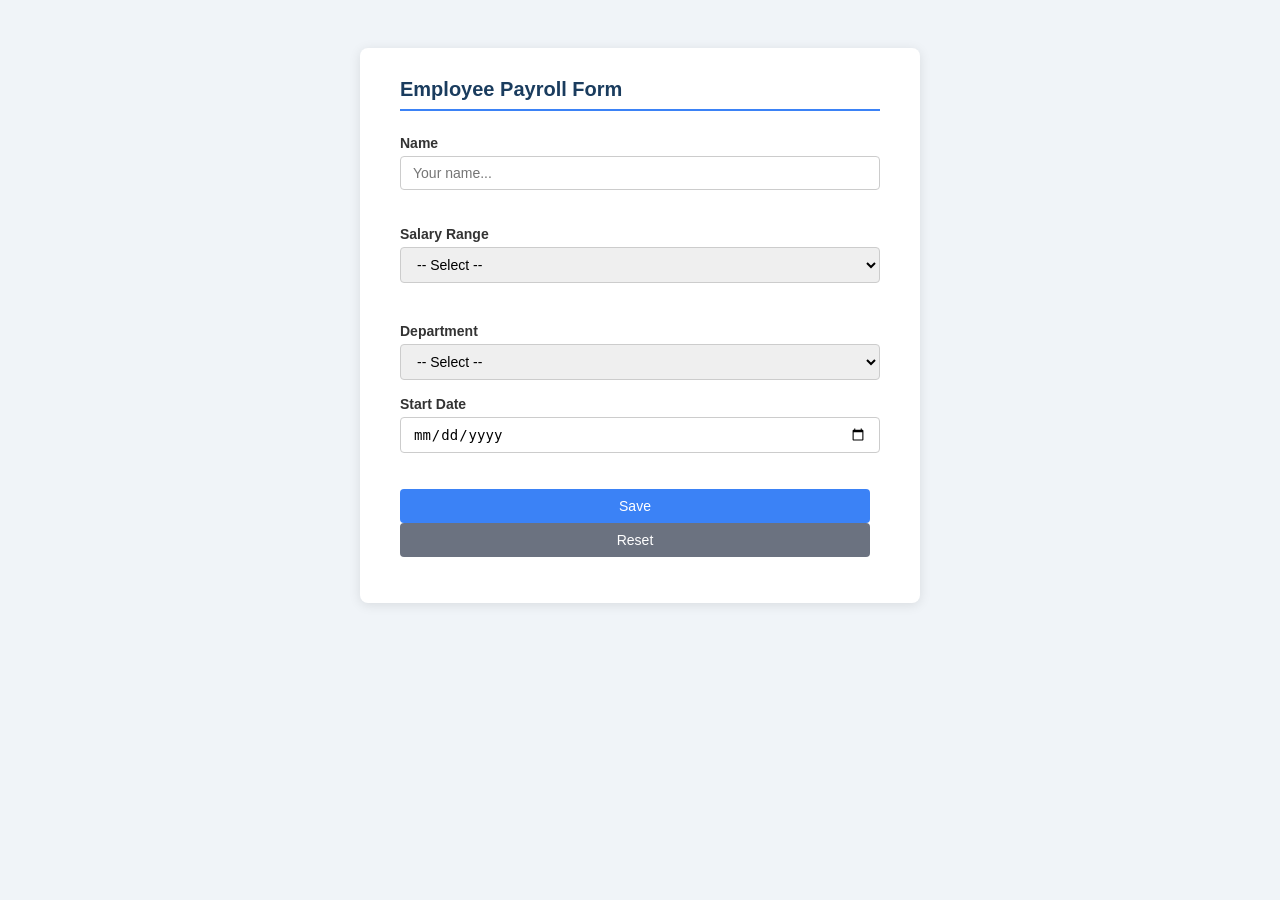
<file: src/day44/index.html>
<!DOCTYPE html>
<html lang="en">
<head>
  <meta charset="UTF-8"/>
  <title>Employee Payroll App</title>
  <link rel="stylesheet" href="style.css"/>
</head>
<body>

  <div id="formId" class="form-content">

    <div class="form-head">Employee Payroll Form</div>

    <!-- UC 2 -->
    <form class="form" action="#" onreset="resetForm()" onsubmit="save()">

      <div class="row-content">
        <label class="label text" for="name">Name</label>
        <input class="input" type="text" id="name" name="name"
               placeholder="Your name..." required/>
        <error-output class="text-error" for="text"></error-output>
      </div>

      <div class="row-content">
        <label class="label text" for="salary">Salary Range</label>
        <select class="input" id="salary" name="salary">
          <option value="">-- Select --</option>
          <option value="10000">₹0 – ₹2,00,000</option>
          <option value="35000">₹2,00,001 – ₹5,00,000</option>
          <option value="75000">₹5,00,001 – ₹10,00,000</option>
          <option value="150000">₹10,00,001 – ₹20,00,000</option>
          <option value="250000">Above ₹20,00,000</option>
        </select>
        <div class="salary-output"></div>
      </div>

      <div class="row-content">
        <label class="label text" for="department">Department</label>
        <select class="input" id="department" name="department">
          <option value="">-- Select --</option>
          <option>HR</option>
          <option>Finance</option>
          <option>Engineering</option>
          <option>Marketing</option>
        </select>
      </div>

      <div class="row-content">
        <label class="label text" for="startDate">Start Date</label>
        <input class="input" type="date" id="startDate" name="startDate"/>
        <error-output class="text-error" for="startDate"></error-output>
      </div>

      <div class="row-content">
        <button type="submit" class="btn">Save</button>
        <button type="reset"  class="btn btn-reset">Reset</button>
      </div>

    </form>
  </div>

  <script src="script.js"></script>
</body>
</html>
</file>
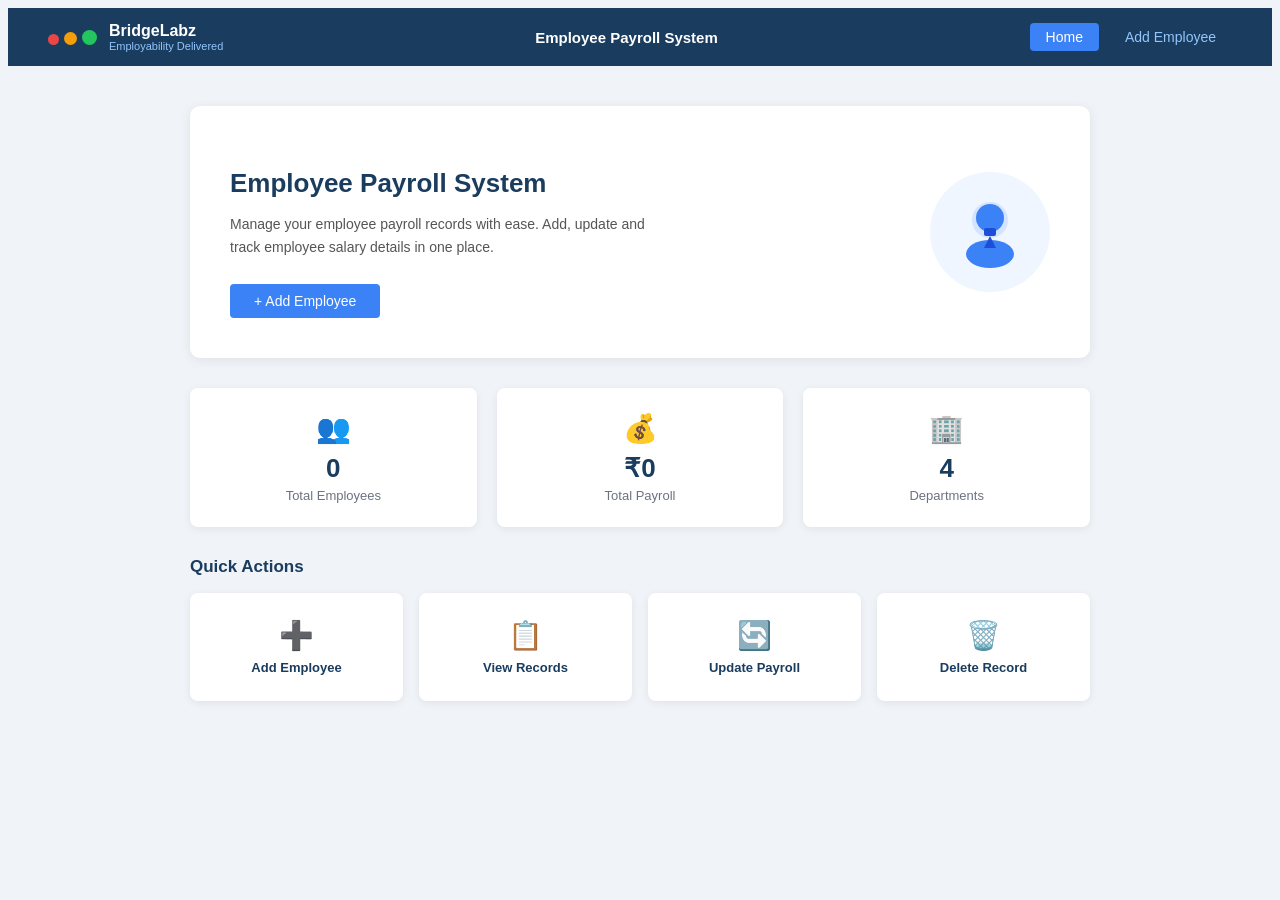
<file: src/day45/index.html>
<!DOCTYPE html>
<html lang="en">
<head>
  <meta charset="UTF-8"/>
  <meta name="viewport" content="width=device-width, initial-scale=1.0"/>
  <title>Employee Payroll System</title>
  <link rel="stylesheet" href="style.css"/>
</head>
<body>

  <!-- ── Header (same as Add Employee Payroll form UI) ── -->
  <header class="header">
    <div class="header-brand">
      <div class="header-logo">
        <span class="logo-dot dot-red"></span>
        <span class="logo-dot dot-amber"></span>
        <span class="logo-dot dot-green"></span>
      </div>
      <div>
        <div class="header-title">BridgeLabz</div>
        <div class="header-sub">Employability Delivered</div>
      </div>
    </div>
    <div class="header-tag">Employee Payroll System</div>
    <nav class="header-nav">
      <a href="index.html" class="nav-link active">Home</a>
      <a href="add-employee.html" class="nav-link">Add Employee</a>
    </nav>
  </header>

  <!-- ── Hero Section ── -->
  <main class="main-content">
    <section class="hero">
      <div class="hero-text">
        <h1 class="hero-title">Employee Payroll System</h1>
        <p class="hero-desc">
          Manage your employee payroll records with ease.
          Add, update and track employee salary details in one place.
        </p>
        <a href="add-employee.html" class="btn hero-btn">+ Add Employee</a>
      </div>
      <div class="hero-icon">
        <div class="hero-avatar">
          <svg width="80" height="80" viewBox="0 0 80 80" fill="none">
            <circle cx="40" cy="28" r="18" fill="#3b82f6" opacity="0.15"/>
            <circle cx="40" cy="26" r="14" fill="#3b82f6"/>
            <ellipse cx="40" cy="62" rx="24" ry="14" fill="#3b82f6"/>
            <rect x="34" y="36" width="12" height="8" rx="2" fill="#1d4ed8"/>
            <polygon points="40,44 34,56 46,56" fill="#1d4ed8"/>
          </svg>
        </div>
      </div>
    </section>

    <!-- ── Stats Cards ── -->
    <section class="stats-row">
      <div class="stat-card">
        <div class="stat-icon">👥</div>
        <div class="stat-number">0</div>
        <div class="stat-label">Total Employees</div>
      </div>
      <div class="stat-card">
        <div class="stat-icon">💰</div>
        <div class="stat-number">₹0</div>
        <div class="stat-label">Total Payroll</div>
      </div>
      <div class="stat-card">
        <div class="stat-icon">🏢</div>
        <div class="stat-number">4</div>
        <div class="stat-label">Departments</div>
      </div>
    </section>

    <!-- ── Quick Action ── -->
    <section class="actions-section">
      <h2 class="section-title">Quick Actions</h2>
      <div class="actions-row">
        <a href="add-employee.html" class="action-card">
          <div class="action-icon">➕</div>
          <div class="action-label">Add Employee</div>
        </a>
        <div class="action-card">
          <div class="action-icon">📋</div>
          <div class="action-label">View Records</div>
        </div>
        <div class="action-card">
          <div class="action-icon">🔄</div>
          <div class="action-label">Update Payroll</div>
        </div>
        <div class="action-card">
          <div class="action-icon">🗑️</div>
          <div class="action-label">Delete Record</div>
        </div>
      </div>
    </section>
  </main>

</body>
</html>
</file>
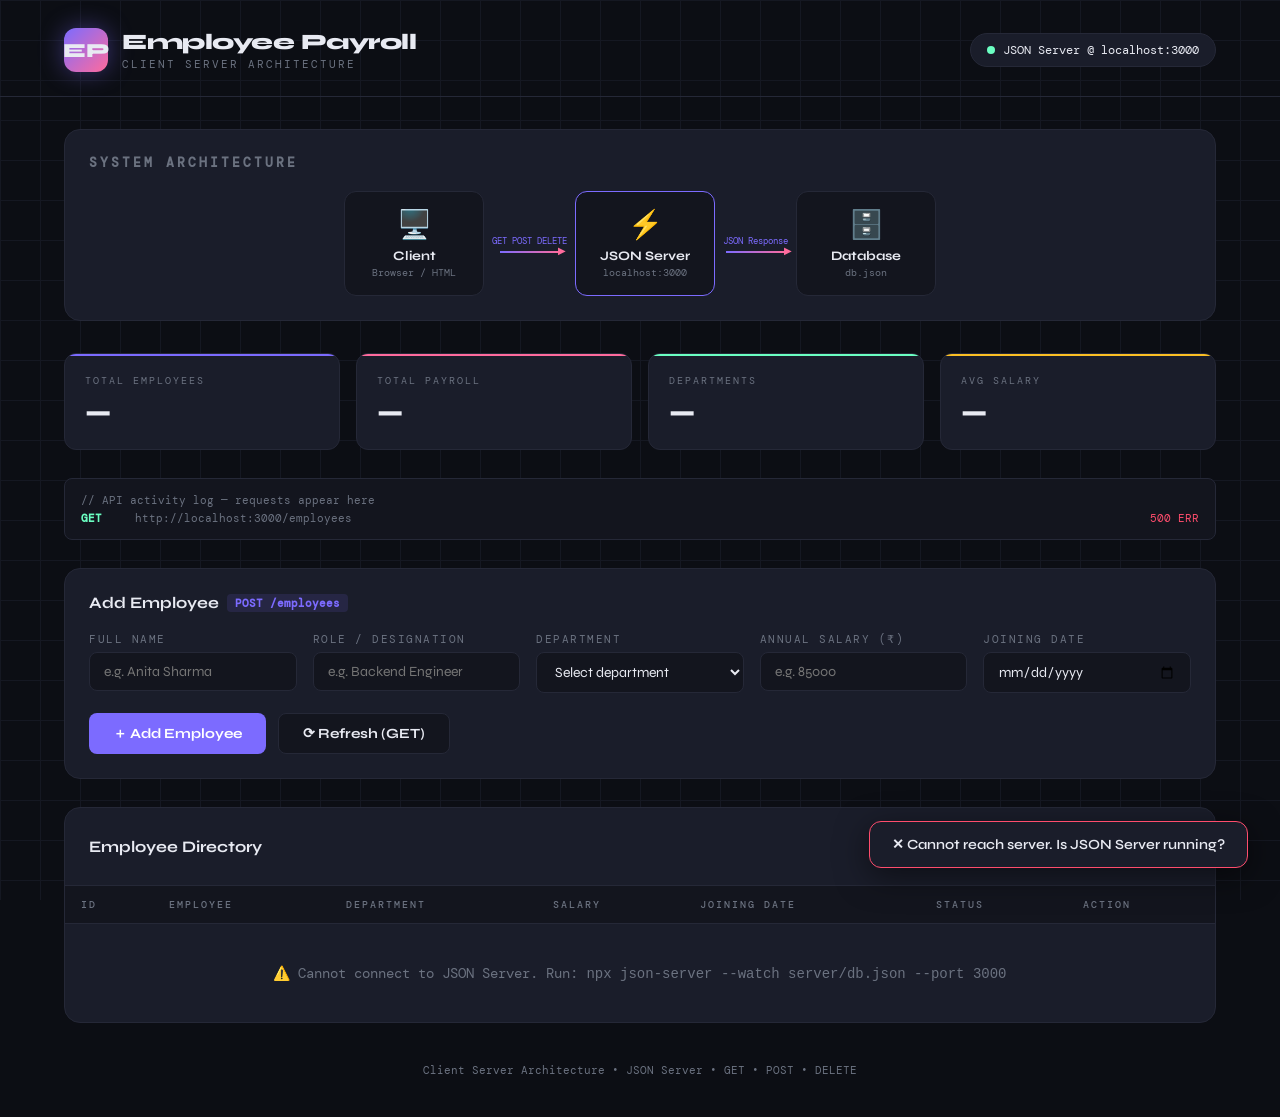
<file: src/day48/index.html>
<!DOCTYPE html>
<html lang="en">
<head>
  <meta charset="UTF-8" />
  <meta name="viewport" content="width=device-width, initial-scale=1.0"/>
  <title>Employee Payroll — Client Server App</title>
  <link href="https://fonts.googleapis.com/css2?family=Syne:wght@400;600;700;800&family=DM+Mono:wght@300;400;500&display=swap" rel="stylesheet"/>
  <style>
    *, *::before, *::after { box-sizing: border-box; margin: 0; padding: 0; }

    :root {
      --bg: #0c0e14;
      --surface: #13151e;
      --card: #1a1d2a;
      --border: #252837;
      --accent: #7c6bff;
      --accent2: #ff6b9d;
      --accent3: #6bffc2;
      --text: #e8eaf2;
      --muted: #6b7280;
      --danger: #ff4d6d;
      --success: #22d3a5;
      --mono: 'DM Mono', monospace;
      --display: 'Syne', sans-serif;
    }

    body {
      background: var(--bg);
      color: var(--text);
      font-family: var(--display);
      min-height: 100vh;
      overflow-x: hidden;
    }

    /* BACKGROUND GRID */
    body::before {
      content: '';
      position: fixed;
      inset: 0;
      background-image:
        linear-gradient(var(--border) 1px, transparent 1px),
        linear-gradient(90deg, var(--border) 1px, transparent 1px);
      background-size: 40px 40px;
      opacity: 0.4;
      pointer-events: none;
      z-index: 0;
    }

    .container { max-width: 1200px; margin: 0 auto; padding: 0 24px; position: relative; z-index: 1; }

    /* HEADER */
    header {
      padding: 28px 0 24px;
      border-bottom: 1px solid var(--border);
    }
    .header-inner {
      display: flex; align-items: center; justify-content: space-between; flex-wrap: wrap; gap: 16px;
    }
    .logo {
      display: flex; align-items: center; gap: 14px;
    }
    .logo-icon {
      width: 44px; height: 44px;
      background: linear-gradient(135deg, var(--accent), var(--accent2));
      border-radius: 12px;
      display: flex; align-items: center; justify-content: center;
      font-size: 20px; font-weight: 800;
      box-shadow: 0 0 24px rgba(124,107,255,0.4);
    }
    .logo-text h1 { font-size: 22px; font-weight: 800; letter-spacing: -0.5px; }
    .logo-text p { font-size: 11px; color: var(--muted); font-family: var(--mono); letter-spacing: 2px; text-transform: uppercase; margin-top: 2px; }
    .arch-badge {
      display: flex; align-items: center; gap: 8px;
      background: var(--card); border: 1px solid var(--border);
      padding: 8px 16px; border-radius: 50px;
      font-family: var(--mono); font-size: 12px;
    }
    .dot { width: 8px; height: 8px; border-radius: 50%; background: var(--accent3); animation: pulse 2s infinite; }
    @keyframes pulse { 0%,100% { opacity:1; } 50% { opacity:0.3; } }

    /* ARCH DIAGRAM */
    .arch-section {
      margin: 32px 0;
      background: var(--card);
      border: 1px solid var(--border);
      border-radius: 16px;
      padding: 24px;
    }
    .arch-section h2 { font-size: 13px; text-transform: uppercase; letter-spacing: 3px; color: var(--muted); margin-bottom: 20px; font-family: var(--mono); }
    .arch-diagram {
      display: flex; align-items: center; justify-content: center; gap: 0; flex-wrap: wrap;
    }
    .arch-node {
      background: var(--surface); border: 1px solid var(--border);
      border-radius: 12px; padding: 16px 24px; text-align: center; min-width: 140px;
    }
    .arch-node .node-icon { font-size: 28px; margin-bottom: 6px; }
    .arch-node .node-label { font-size: 13px; font-weight: 700; }
    .arch-node .node-sub { font-size: 10px; color: var(--muted); font-family: var(--mono); margin-top: 2px; }
    .arch-arrow {
      display: flex; flex-direction: column; align-items: center; padding: 0 8px;
    }
    .arch-arrow .methods { font-size: 9px; color: var(--accent); font-family: var(--mono); text-align: center; margin-bottom: 4px; }
    .arch-arrow .line {
      width: 60px; height: 2px;
      background: linear-gradient(90deg, var(--accent), var(--accent2));
      position: relative;
    }
    .arch-arrow .line::after {
      content: '▶'; position: absolute; right: -6px; top: -6px;
      color: var(--accent2); font-size: 10px;
    }

    /* STATS BAR */
    .stats-bar {
      display: grid; grid-template-columns: repeat(auto-fit, minmax(180px, 1fr)); gap: 16px; margin-bottom: 28px;
    }
    .stat-card {
      background: var(--card); border: 1px solid var(--border); border-radius: 12px; padding: 20px;
      position: relative; overflow: hidden;
    }
    .stat-card::before {
      content: ''; position: absolute; top: 0; left: 0; right: 0; height: 2px;
    }
    .stat-card:nth-child(1)::before { background: var(--accent); }
    .stat-card:nth-child(2)::before { background: var(--accent2); }
    .stat-card:nth-child(3)::before { background: var(--accent3); }
    .stat-card:nth-child(4)::before { background: #fbbf24; }
    .stat-label { font-size: 10px; text-transform: uppercase; letter-spacing: 2px; color: var(--muted); font-family: var(--mono); margin-bottom: 8px; }
    .stat-value { font-size: 28px; font-weight: 800; }

    /* API LOG */
    .api-log {
      background: var(--surface); border: 1px solid var(--border); border-radius: 8px;
      font-family: var(--mono); font-size: 11px; padding: 12px 16px;
      max-height: 80px; overflow-y: auto; margin-bottom: 28px;
    }
    .log-line { display: flex; gap: 10px; align-items: center; padding: 2px 0; }
    .log-method { font-weight: 600; min-width: 44px; }
    .log-method.GET { color: var(--accent3); }
    .log-method.POST { color: var(--accent); }
    .log-method.DELETE { color: var(--danger); }
    .log-url { color: var(--muted); }
    .log-status { margin-left: auto; }
    .log-status.ok { color: var(--success); }
    .log-status.err { color: var(--danger); }

    /* FORM */
    .form-section {
      background: var(--card); border: 1px solid var(--border); border-radius: 16px;
      padding: 24px; margin-bottom: 28px;
    }
    .form-section h2 { font-size: 16px; font-weight: 700; margin-bottom: 20px; display: flex; align-items: center; gap: 8px; }
    .form-section h2 span { font-size: 11px; font-family: var(--mono); color: var(--accent); background: rgba(124,107,255,0.12); padding: 2px 8px; border-radius: 4px; }
    .form-grid { display: grid; grid-template-columns: repeat(auto-fit, minmax(200px, 1fr)); gap: 16px; }
    .field { display: flex; flex-direction: column; gap: 6px; }
    .field label { font-size: 11px; text-transform: uppercase; letter-spacing: 1.5px; color: var(--muted); font-family: var(--mono); }
    .field input, .field select {
      background: var(--surface); border: 1px solid var(--border);
      color: var(--text); padding: 10px 14px; border-radius: 8px;
      font-family: var(--display); font-size: 14px; outline: none;
      transition: border-color 0.2s;
    }
    .field input:focus, .field select:focus { border-color: var(--accent); box-shadow: 0 0 0 3px rgba(124,107,255,0.15); }
    .field select option { background: var(--surface); }
    .btn-row { display: flex; gap: 12px; margin-top: 20px; flex-wrap: wrap; }
    .btn {
      padding: 11px 24px; border-radius: 8px; font-family: var(--display); font-size: 14px; font-weight: 700;
      border: none; cursor: pointer; transition: all 0.2s; display: flex; align-items: center; gap: 8px;
    }
    .btn-primary { background: var(--accent); color: #fff; }
    .btn-primary:hover { background: #9689ff; box-shadow: 0 0 20px rgba(124,107,255,0.5); transform: translateY(-1px); }
    .btn-secondary { background: var(--surface); border: 1px solid var(--border); color: var(--text); }
    .btn-secondary:hover { border-color: var(--accent); color: var(--accent); }

    /* TABLE */
    .table-section { background: var(--card); border: 1px solid var(--border); border-radius: 16px; overflow: hidden; }
    .table-header {
      padding: 20px 24px; display: flex; align-items: center; justify-content: space-between; flex-wrap: wrap; gap: 12px;
      border-bottom: 1px solid var(--border);
    }
    .table-header h2 { font-size: 16px; font-weight: 700; }
    .search-box {
      display: flex; align-items: center; gap: 8px;
      background: var(--surface); border: 1px solid var(--border); border-radius: 8px; padding: 8px 14px;
    }
    .search-box input { background: none; border: none; color: var(--text); font-family: var(--display); font-size: 13px; outline: none; width: 180px; }
    table { width: 100%; border-collapse: collapse; }
    thead { background: var(--surface); }
    th {
      padding: 12px 16px; text-align: left; font-size: 10px; text-transform: uppercase;
      letter-spacing: 2px; color: var(--muted); font-family: var(--mono); font-weight: 500;
    }
    td { padding: 14px 16px; border-top: 1px solid var(--border); font-size: 14px; }
    tr:hover td { background: rgba(255,255,255,0.02); }
    .emp-name { font-weight: 700; }
    .emp-role { font-size: 12px; color: var(--muted); font-family: var(--mono); margin-top: 2px; }
    .dept-badge {
      display: inline-block; padding: 3px 10px; border-radius: 50px; font-size: 11px; font-weight: 600;
      background: rgba(124,107,255,0.12); color: var(--accent); border: 1px solid rgba(124,107,255,0.25);
    }
    .salary { font-family: var(--mono); color: var(--accent3); font-weight: 600; }
    .status-badge {
      display: inline-block; padding: 3px 10px; border-radius: 50px; font-size: 11px;
      background: rgba(34,211,165,0.1); color: var(--success); border: 1px solid rgba(34,211,165,0.2);
    }
    .btn-delete {
      background: rgba(255,77,109,0.1); border: 1px solid rgba(255,77,109,0.2);
      color: var(--danger); padding: 6px 14px; border-radius: 6px;
      font-family: var(--display); font-size: 12px; font-weight: 700; cursor: pointer;
      transition: all 0.2s;
    }
    .btn-delete:hover { background: rgba(255,77,109,0.25); transform: scale(1.02); }
    .empty-state { text-align: center; padding: 60px 20px; color: var(--muted); font-family: var(--mono); }
    .empty-state .e-icon { font-size: 40px; margin-bottom: 12px; }

    /* TOAST */
    #toast {
      position: fixed; bottom: 32px; right: 32px;
      background: var(--card); border: 1px solid var(--border); border-radius: 12px;
      padding: 14px 22px; font-size: 14px; font-weight: 600;
      display: none; align-items: center; gap: 10px;
      box-shadow: 0 8px 32px rgba(0,0,0,0.5); z-index: 100;
      animation: slideIn 0.3s ease;
    }
    @keyframes slideIn { from { transform: translateY(20px); opacity:0; } to { transform: translateY(0); opacity:1; } }
    #toast.success { border-color: var(--success); }
    #toast.error { border-color: var(--danger); }

    /* LOADING */
    .loading-row td { text-align: center; color: var(--muted); padding: 40px; font-family: var(--mono); }

    footer { text-align: center; padding: 40px 0; color: var(--muted); font-family: var(--mono); font-size: 11px; }
  </style>
</head>
<body>

<header>
  <div class="container">
    <div class="header-inner">
      <div class="logo">
        <div class="logo-icon">EP</div>
        <div class="logo-text">
          <h1>Employee Payroll</h1>
          <p>Client Server Architecture</p>
        </div>
      </div>
      <div class="arch-badge">
        <span class="dot"></span>
        JSON Server @ localhost:3000
      </div>
    </div>
  </div>
</header>

<div class="container">

  <!-- Architecture Diagram -->
  <div class="arch-section">
    <h2>System Architecture</h2>
    <div class="arch-diagram">
      <div class="arch-node">
        <div class="node-icon">🖥️</div>
        <div class="node-label">Client</div>
        <div class="node-sub">Browser / HTML</div>
      </div>
      <div class="arch-arrow">
        <div class="methods">GET POST DELETE</div>
        <div class="line"></div>
      </div>
      <div class="arch-node" style="border-color: var(--accent);">
        <div class="node-icon">⚡</div>
        <div class="node-label">JSON Server</div>
        <div class="node-sub">localhost:3000</div>
      </div>
      <div class="arch-arrow">
        <div class="methods">JSON Response</div>
        <div class="line"></div>
      </div>
      <div class="arch-node">
        <div class="node-icon">🗄️</div>
        <div class="node-label">Database</div>
        <div class="node-sub">db.json</div>
      </div>
    </div>
  </div>

  <!-- Stats -->
  <div class="stats-bar">
    <div class="stat-card">
      <div class="stat-label">Total Employees</div>
      <div class="stat-value" id="stat-total">—</div>
    </div>
    <div class="stat-card">
      <div class="stat-label">Total Payroll</div>
      <div class="stat-value" id="stat-payroll">—</div>
    </div>
    <div class="stat-card">
      <div class="stat-label">Departments</div>
      <div class="stat-value" id="stat-dept">—</div>
    </div>
    <div class="stat-card">
      <div class="stat-label">Avg Salary</div>
      <div class="stat-value" id="stat-avg">—</div>
    </div>
  </div>

  <!-- API Activity Log -->
  <div class="api-log" id="api-log">
    <div class="log-line" style="color: var(--muted);">// API activity log — requests appear here</div>
  </div>

  <!-- Add Employee Form -->
  <div class="form-section">
    <h2>Add Employee <span>POST /employees</span></h2>
    <div class="form-grid">
      <div class="field">
        <label>Full Name</label>
        <input type="text" id="f-name" placeholder="e.g. Anita Sharma"/>
      </div>
      <div class="field">
        <label>Role / Designation</label>
        <input type="text" id="f-role" placeholder="e.g. Backend Engineer"/>
      </div>
      <div class="field">
        <label>Department</label>
        <select id="f-dept">
          <option value="">Select department</option>
          <option>Engineering</option>
          <option>Product</option>
          <option>Design</option>
          <option>Analytics</option>
          <option>Human Resources</option>
          <option>Finance</option>
          <option>Marketing</option>
        </select>
      </div>
      <div class="field">
        <label>Annual Salary (₹)</label>
        <input type="number" id="f-salary" placeholder="e.g. 85000"/>
      </div>
      <div class="field">
        <label>Joining Date</label>
        <input type="date" id="f-date"/>
      </div>
    </div>
    <div class="btn-row">
      <button class="btn btn-primary" onclick="addEmployee()">＋ Add Employee</button>
      <button class="btn btn-secondary" onclick="fetchEmployees()">⟳ Refresh (GET)</button>
    </div>
  </div>

  <!-- Employee Table -->
  <div class="table-section">
    <div class="table-header">
      <h2>Employee Directory</h2>
      <div class="search-box">
        🔍 <input type="text" id="search" placeholder="Search employees..." oninput="filterTable()"/>
      </div>
    </div>
    <table>
      <thead>
        <tr>
          <th>ID</th>
          <th>Employee</th>
          <th>Department</th>
          <th>Salary</th>
          <th>Joining Date</th>
          <th>Status</th>
          <th>Action</th>
        </tr>
      </thead>
      <tbody id="emp-tbody">
        <tr class="loading-row"><td colspan="7">Loading employees from server...</td></tr>
      </tbody>
    </table>
  </div>

</div>

<footer><div class="container">Client Server Architecture • JSON Server • GET • POST • DELETE</div></footer>

<div id="toast"></div>

<script>
  const BASE_URL = 'http://localhost:3000/employees';
  let allEmployees = [];

  // ─── API LOG ─────────────────────────────────────────────────────────────────
  function logAPI(method, url, status) {
    const log = document.getElementById('api-log');
    const line = document.createElement('div');
    line.className = 'log-line';
    const ok = status >= 200 && status < 300;
    line.innerHTML = `
      <span class="log-method ${method}">${method}</span>
      <span class="log-url">${url}</span>
      <span class="log-status ${ok?'ok':'err'}">${status} ${ok?'OK':'ERR'}</span>
    `;
    log.appendChild(line);
    log.scrollTop = log.scrollHeight;
  }

  // ─── TOAST ───────────────────────────────────────────────────────────────────
  function showToast(msg, type='success') {
    const t = document.getElementById('toast');
    t.textContent = (type === 'success' ? '✓ ' : '✕ ') + msg;
    t.className = type;
    t.style.display = 'flex';
    setTimeout(() => { t.style.display = 'none'; }, 3000);
  }

  // ─── STATS ───────────────────────────────────────────────────────────────────
  function updateStats(emps) {
    document.getElementById('stat-total').textContent = emps.length;
    const total = emps.reduce((s, e) => s + (e.salary||0), 0);
    document.getElementById('stat-payroll').textContent = '₹' + (total/1000).toFixed(0) + 'K';
    const depts = new Set(emps.map(e => e.department)).size;
    document.getElementById('stat-dept').textContent = depts;
    const avg = emps.length ? Math.round(total / emps.length) : 0;
    document.getElementById('stat-avg').textContent = '₹' + (avg/1000).toFixed(0) + 'K';
  }

  // ─── RENDER TABLE ────────────────────────────────────────────────────────────
  function renderTable(emps) {
    const tbody = document.getElementById('emp-tbody');
    if (!emps.length) {
      tbody.innerHTML = `<tr><td colspan="7"><div class="empty-state"><div class="e-icon">📭</div>No employees found</div></td></tr>`;
      return;
    }
    tbody.innerHTML = emps.map(e => `
      <tr>
        <td style="font-family:var(--mono);color:var(--muted);font-size:12px">#${e.id}</td>
        <td>
          <div class="emp-name">${e.name}</div>
          <div class="emp-role">${e.role}</div>
        </td>
        <td><span class="dept-badge">${e.department || '—'}</span></td>
        <td class="salary">₹${(e.salary||0).toLocaleString()}</td>
        <td style="font-family:var(--mono);font-size:12px;color:var(--muted)">${e.joiningDate || '—'}</td>
        <td><span class="status-badge">${e.status || 'Active'}</span></td>
        <td><button class="btn-delete" onclick="deleteEmployee(${e.id})">DELETE</button></td>
      </tr>
    `).join('');
  }

  function filterTable() {
    const q = document.getElementById('search').value.toLowerCase();
    const filtered = allEmployees.filter(e =>
      e.name.toLowerCase().includes(q) ||
      (e.department||'').toLowerCase().includes(q) ||
      (e.role||'').toLowerCase().includes(q)
    );
    renderTable(filtered);
  }

  // ─── GET: FETCH EMPLOYEES ────────────────────────────────────────────────────
  async function fetchEmployees() {
    try {
      const res = await fetch(BASE_URL);
      logAPI('GET', BASE_URL, res.status);
      if (!res.ok) throw new Error('Server error');
      allEmployees = await res.json();
      renderTable(allEmployees);
      updateStats(allEmployees);
    } catch (err) {
      logAPI('GET', BASE_URL, 500);
      document.getElementById('emp-tbody').innerHTML = `
        <tr class="loading-row"><td colspan="7">
          ⚠️ Cannot connect to JSON Server. Run: <code>npx json-server --watch server/db.json --port 3000</code>
        </td></tr>`;
      showToast('Cannot reach server. Is JSON Server running?', 'error');
    }
  }

  // ─── POST: ADD EMPLOYEE ──────────────────────────────────────────────────────
  async function addEmployee() {
    const name = document.getElementById('f-name').value.trim();
    const role = document.getElementById('f-role').value.trim();
    const department = document.getElementById('f-dept').value;
    const salary = parseInt(document.getElementById('f-salary').value);
    const joiningDate = document.getElementById('f-date').value;

    if (!name || !role || !department || !salary) {
      showToast('Please fill all required fields', 'error'); return;
    }

    const payload = { name, role, department, salary, joiningDate, status: 'Active' };

    try {
      const res = await fetch(BASE_URL, {
        method: 'POST',
        headers: { 'Content-Type': 'application/json' },
        body: JSON.stringify(payload)
      });
      logAPI('POST', BASE_URL, res.status);
      if (!res.ok) throw new Error();
      showToast(`${name} added successfully!`);
      // Clear form
      ['f-name','f-role','f-salary','f-date'].forEach(id => document.getElementById(id).value = '');
      document.getElementById('f-dept').value = '';
      fetchEmployees();
    } catch {
      logAPI('POST', BASE_URL, 500);
      showToast('Failed to add employee', 'error');
    }
  }

  // ─── DELETE: REMOVE EMPLOYEE ─────────────────────────────────────────────────
  async function deleteEmployee(id) {
    if (!confirm(`Delete employee #${id}?`)) return;
    const url = `${BASE_URL}/${id}`;
    try {
      const res = await fetch(url, { method: 'DELETE' });
      logAPI('DELETE', url, res.status);
      if (!res.ok) throw new Error();
      showToast(`Employee #${id} deleted`);
      fetchEmployees();
    } catch {
      logAPI('DELETE', url, 500);
      showToast('Failed to delete employee', 'error');
    }
  }

  // Init
  fetchEmployees();
</script>
</body>
</html>
</file>
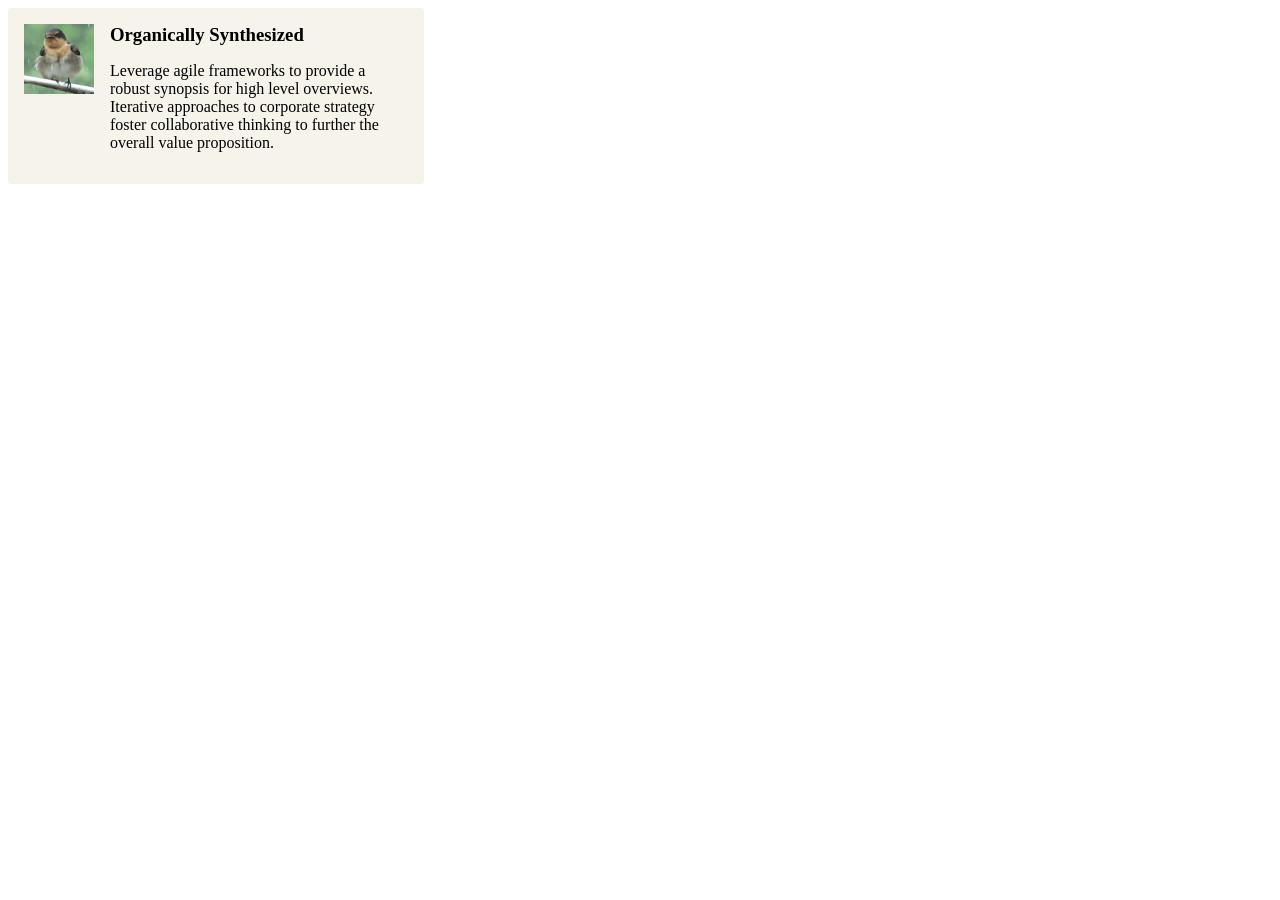
<file: src/day41/create_a_media_object_with_flexbox_example_1.html>
<!doctype html>
<title>Example</title>
<style>
    .media {
        display: flex;
        align-items: flex-start;
        background: #F6F3EB;
        padding: 1em;
        border-radius: 3px;
        max-width: 24em;
    }

    .media-object {
        margin-right: 1em;
    }

    .media-body {
        flex: 1;
    }

    .media-heading {
        margin: 0 0 .5em;
    }
</style>
<div class="media">
    <img class="media-object" src="./pix/8s.jpg" alt="Sample photo">
    <div class="media-body">
        <h3 class="media-heading">Organically Synthesized</h3>
        <p>Leverage agile frameworks to provide a robust synopsis for high level overviews. Iterative approaches to
            corporate strategy foster collaborative thinking to further the overall value proposition.</p>
    </div>
</div>
</file>
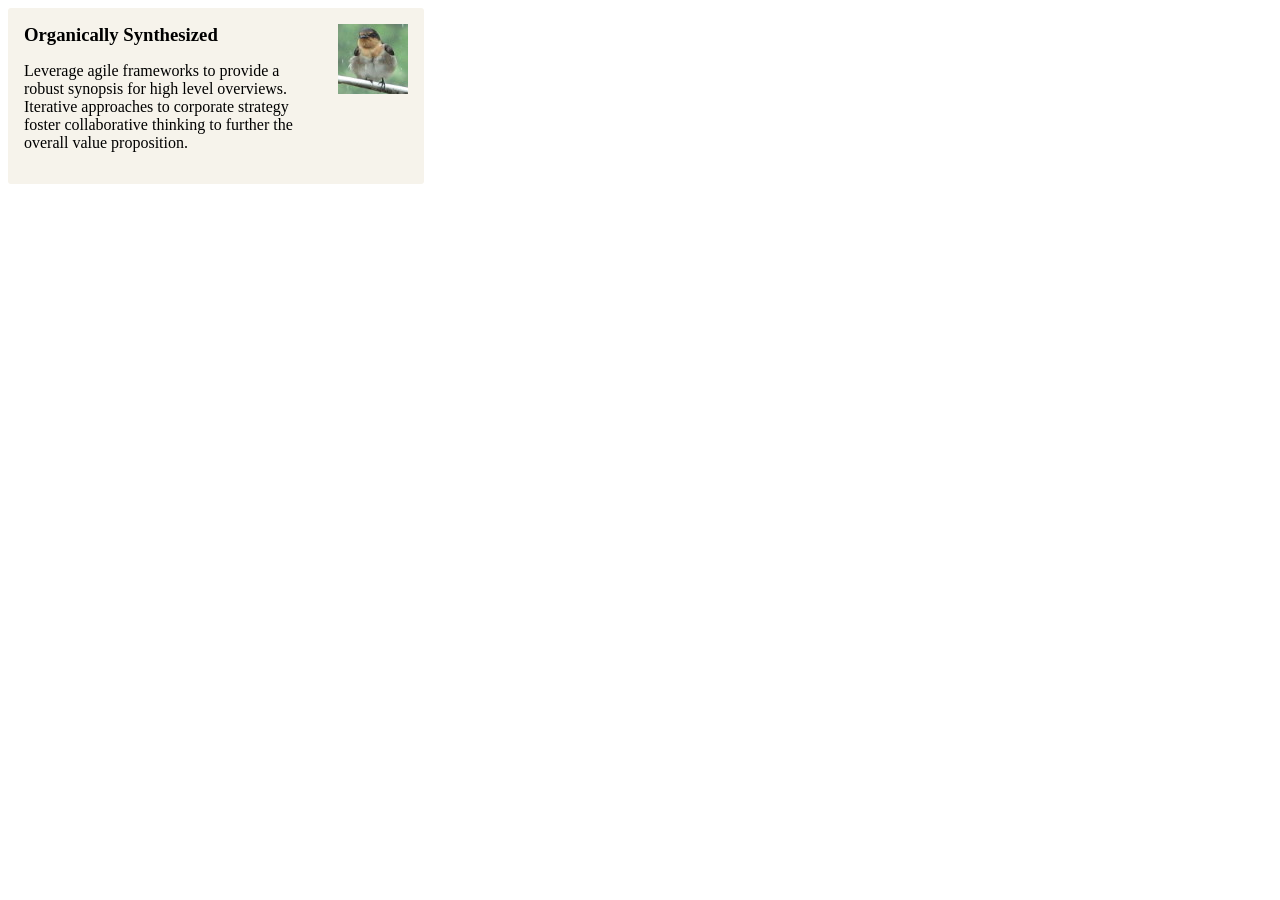
<file: src/day41/create_a_media_object_with_flexbox_example_2.html>
<!doctype html>
<title>Example</title>
<style>
    .media {
        display: flex;
        align-items: flex-start;
        background: #F6F3EB;
        padding: 1em;
        border-radius: 3px;
        max-width: 24em;
    }

    .media-object {
        margin-left: 1em;
        order: 1;
    }

    .media-body {
        flex: 1;
    }

    .media-heading {
        margin: 0 0 .5em;
    }
</style>
<div class="media">
    <img class="media-object" src="./pix/8s.jpg" alt="Sample photo">
    <div class="media-body">
        <h3 class="media-heading">Organically Synthesized</h3>
        <p>Leverage agile frameworks to provide a robust synopsis for high level overviews. Iterative approaches to
            corporate strategy foster collaborative thinking to further the overall value proposition.</p>
    </div>
</div>
</file>
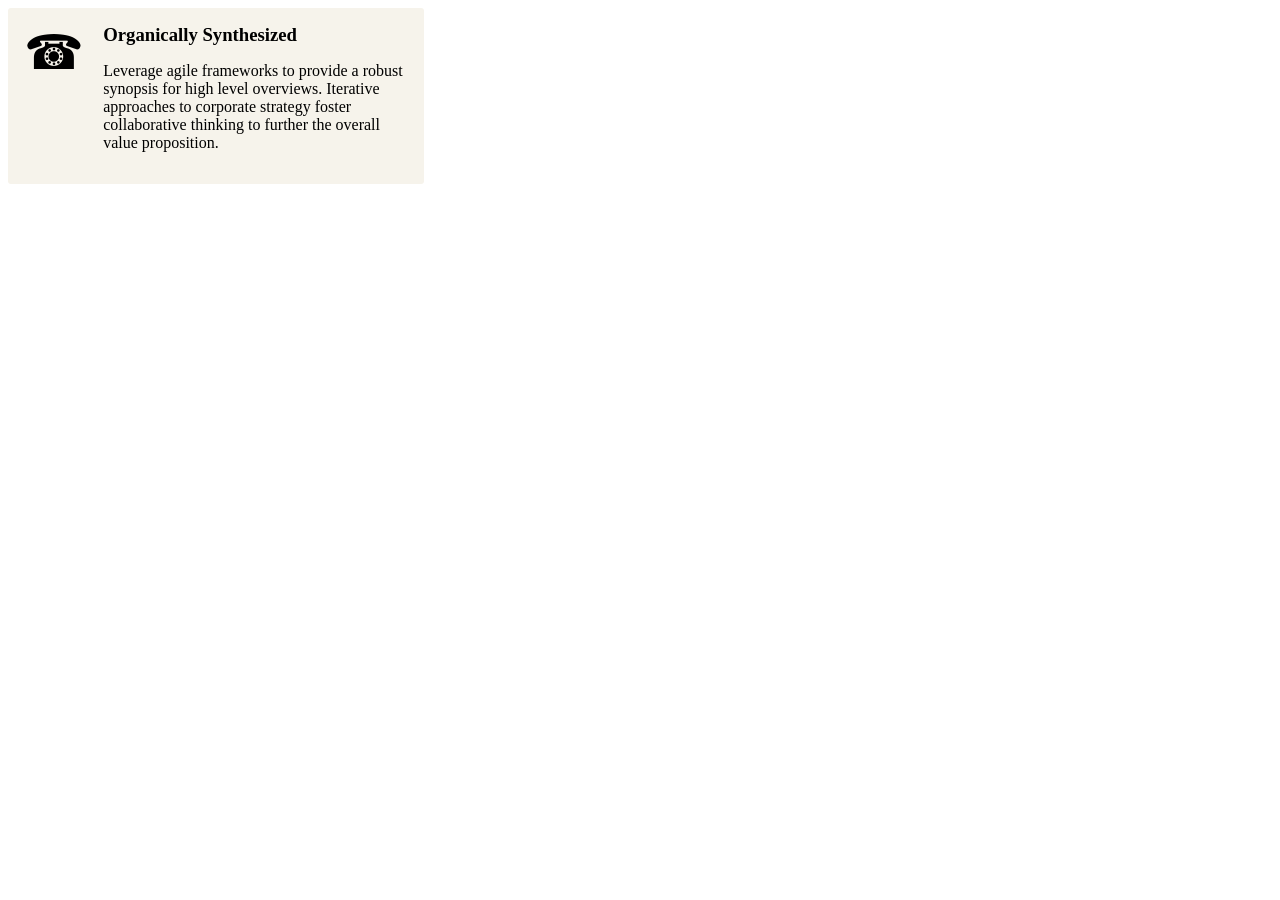
<file: src/day41/create_a_media_object_with_flexbox_example_4.html>
<!doctype html>
<title>Example</title>
<style>
    .media {
        display: flex;
        align-items: flex-start;
        background: #F6F3EB;
        padding: 1em;
        border-radius: 3px;
        max-width: 24em;
    }

    .media-object {
        margin-right: .4em;
        font-size: 3em;
    }

    .media-body {
        flex: 1;
    }

    .media-heading {
        margin: 0 0 .5em;
    }
</style>
<div class="media">
    <div class="media-object">&phone;</div>
    <div class="media-body">
        <h3 class="media-heading">Organically Synthesized</h3>
        <p>Leverage agile frameworks to provide a robust synopsis for high level overviews. Iterative approaches to
            corporate strategy foster collaborative thinking to further the overall value proposition.</p>
    </div>
</div>
</file>
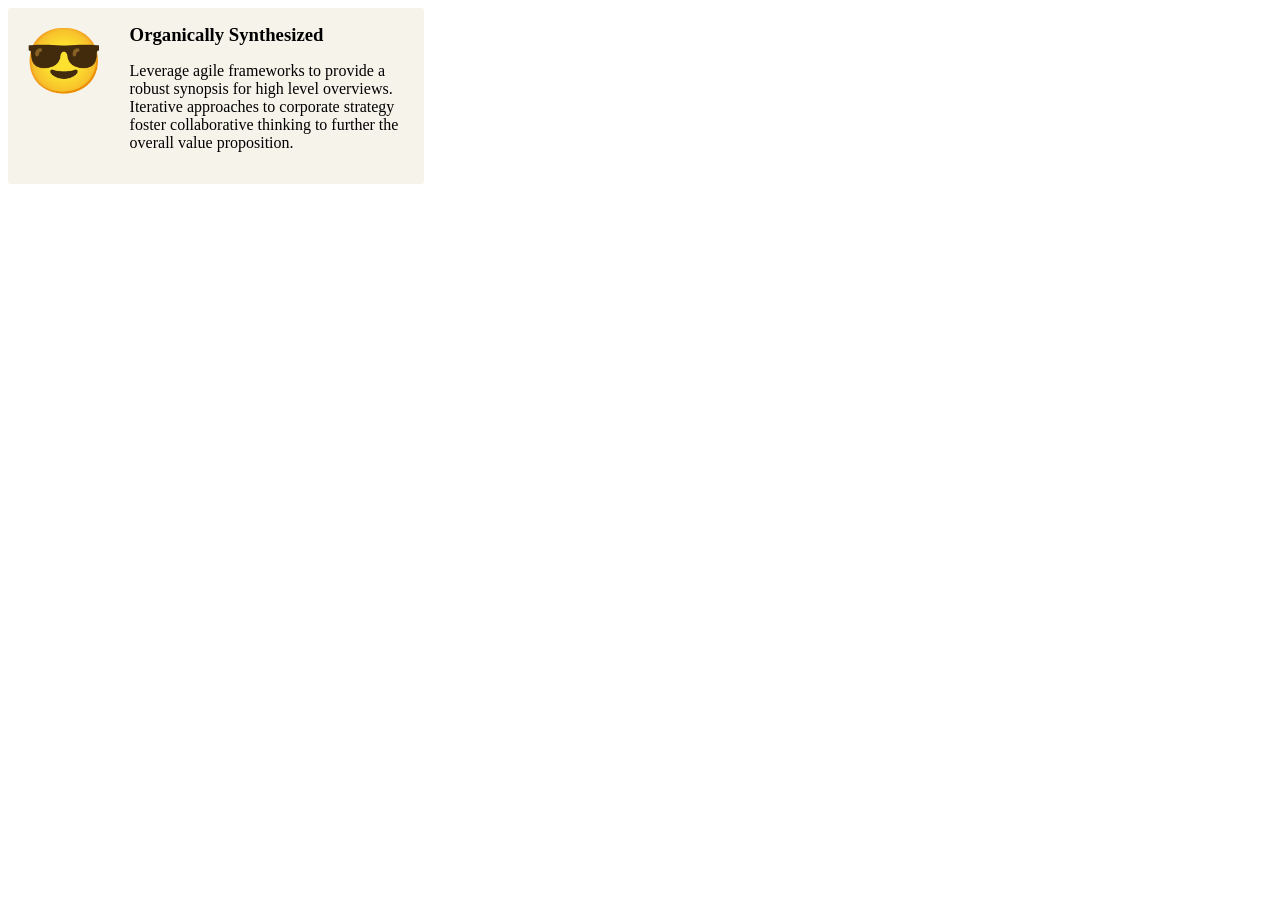
<file: src/day41/create_a_media_object_with_flexbox_example_5.html>
<!doctype html>
<title>Example</title>
<style>
    .media {
        display: flex;
        align-items: flex-start;
        background: #F6F3EB;
        padding: 1em;
        border-radius: 3px;
        max-width: 24em;
    }

    .media-object {
        margin-right: .4em;
        font-size: 4em;
    }

    .media-body {
        flex: 1;
    }

    .media-heading {
        margin: 0 0 .5em;
    }
</style>
<div class="media">
    <div class="media-object">&#x1F60E;</div>
    <div class="media-body">
        <h3 class="media-heading">Organically Synthesized</h3>
        <p>Leverage agile frameworks to provide a robust synopsis for high level overviews. Iterative approaches to
            corporate strategy foster collaborative thinking to further the overall value proposition.</p>
    </div>
</div>
</file>
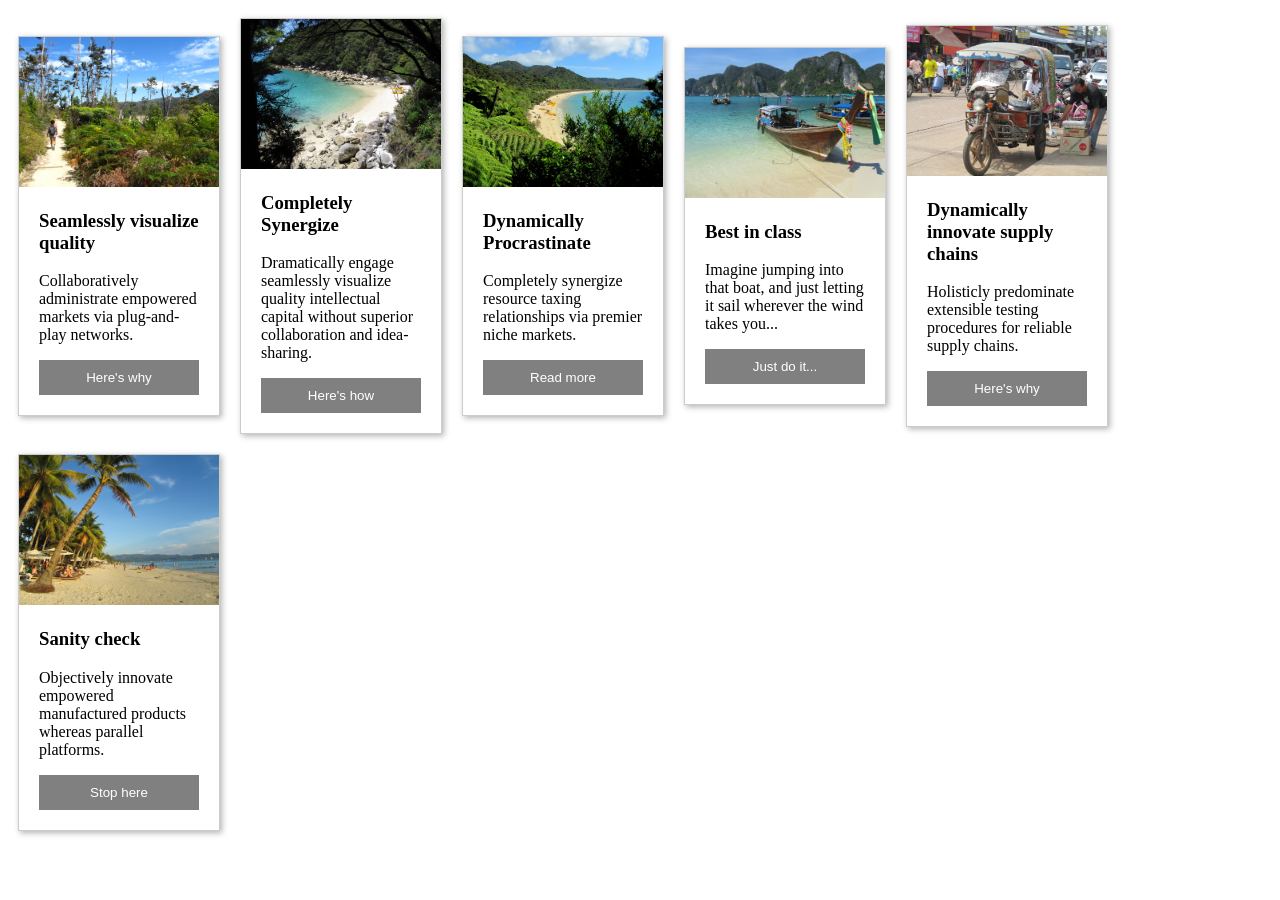
<file: src/day41/flexbox_cards_align-items_center.html>
<!doctype html>
<title>Example</title>
<style>
    .cards {
        display: flex;
        flex-wrap: wrap;
        align-items: center;
    }

    .card {
        flex: 0 0 200px;
        margin: 10px;
        border: 1px solid #ccc;
        box-shadow: 2px 2px 6px 0px rgba(0, 0, 0, 0.3);
    }

    .card img {
        max-width: 100%;
    }

    .card .text {
        padding: 0 20px 20px;
    }

    .card .text>button {
        background: gray;
        border: 0;
        color: white;
        padding: 10px;
        width: 100%;
    }
</style>

<main class="cards">
    <article class="card">
        <img src="./pix/1m.jpg" alt="Sample photo">
        <div class="text">
            <h3>Seamlessly visualize quality</h3>
            <p>Collaboratively administrate empowered markets via plug-and-play networks.</p>
            <button>Here's why</button>
        </div>
    </article>
    <article class="card">
        <img src="./pix/2m.jpg" alt="Sample photo">
        <div class="text">
            <h3>Completely Synergize</h3>
            <p>Dramatically engage seamlessly visualize quality intellectual capital without superior collaboration and
                idea-sharing.</p>
            <button>Here's how</button>
        </div>
    </article>
    <article class="card">
        <img src="./pix/2l.jpg" alt="Sample photo">
        <div class="text">
            <h3>Dynamically Procrastinate</h3>
            <p>Completely synergize resource taxing relationships via premier niche markets.</p>
            <button>Read more</button>
        </div>
    </article>
    <article class="card">
        <img src="./pix/3l.jpg" alt="Sample photo">
        <div class="text">
            <h3>Best in class</h3>
            <p>Imagine jumping into that boat, and just letting it sail wherever the wind takes you...</p>
            <button>Just do it...</button>
        </div>
    </article>
    <article class="card">
        <img src="./pix/3m.jpg" alt="Sample photo">
        <div class="text">
            <h3>Dynamically innovate supply chains</h3>
            <p>Holisticly predominate extensible testing procedures for reliable supply chains.</p>
            <button>Here's why</button>
        </div>
    </article>
    <article class="card">
        <img src="./pix/4l.jpg" alt="Sample photo">
        <div class="text">
            <h3>Sanity check</h3>
            <p>Objectively innovate empowered manufactured products whereas parallel platforms.</p>
            <button>Stop here</button>
        </div>
    </article>
</main>
</file>
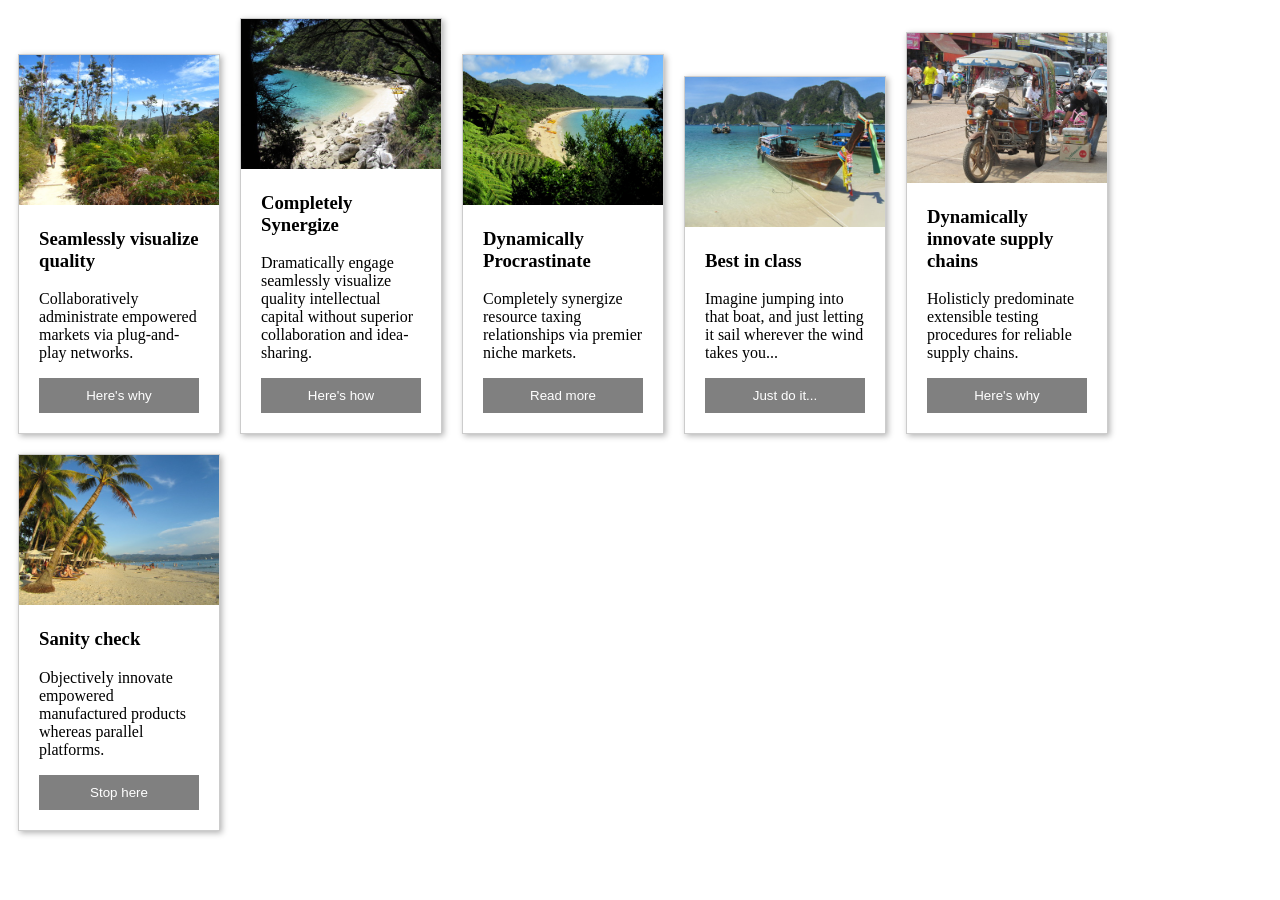
<file: src/day41/flexbox_cards_align-items_flex-end.html>
<!doctype html>
<title>Example</title>
<style>
    .cards {
        display: flex;
        flex-wrap: wrap;
        align-items: flex-end;
    }

    .card {
        flex: 0 0 200px;
        margin: 10px;
        border: 1px solid #ccc;
        box-shadow: 2px 2px 6px 0px rgba(0, 0, 0, 0.3);
    }

    .card img {
        max-width: 100%;
    }

    .card .text {
        padding: 0 20px 20px;
    }

    .card .text>button {
        background: gray;
        border: 0;
        color: white;
        padding: 10px;
        width: 100%;
    }
</style>

<main class="cards">
    <article class="card">
        <img src="./pix/1m.jpg" alt="Sample photo">
        <div class="text">
            <h3>Seamlessly visualize quality</h3>
            <p>Collaboratively administrate empowered markets via plug-and-play networks.</p>
            <button>Here's why</button>
        </div>
    </article>
    <article class="card">
        <img src="./pix/2m.jpg" alt="Sample photo">
        <div class="text">
            <h3>Completely Synergize</h3>
            <p>Dramatically engage seamlessly visualize quality intellectual capital without superior collaboration and
                idea-sharing.</p>
            <button>Here's how</button>
        </div>
    </article>
    <article class="card">
        <img src="./pix/2l.jpg" alt="Sample photo">
        <div class="text">
            <h3>Dynamically Procrastinate</h3>
            <p>Completely synergize resource taxing relationships via premier niche markets.</p>
            <button>Read more</button>
        </div>
    </article>
    <article class="card">
        <img src="./pix/3l.jpg" alt="Sample photo">
        <div class="text">
            <h3>Best in class</h3>
            <p>Imagine jumping into that boat, and just letting it sail wherever the wind takes you...</p>
            <button>Just do it...</button>
        </div>
    </article>
    <article class="card">
        <img src="./pix/3m.jpg" alt="Sample photo">
        <div class="text">
            <h3>Dynamically innovate supply chains</h3>
            <p>Holisticly predominate extensible testing procedures for reliable supply chains.</p>
            <button>Here's why</button>
        </div>
    </article>
    <article class="card">
        <img src="./pix/4l.jpg" alt="Sample photo">
        <div class="text">
            <h3>Sanity check</h3>
            <p>Objectively innovate empowered manufactured products whereas parallel platforms.</p>
            <button>Stop here</button>
        </div>
    </article>
</main>
</file>
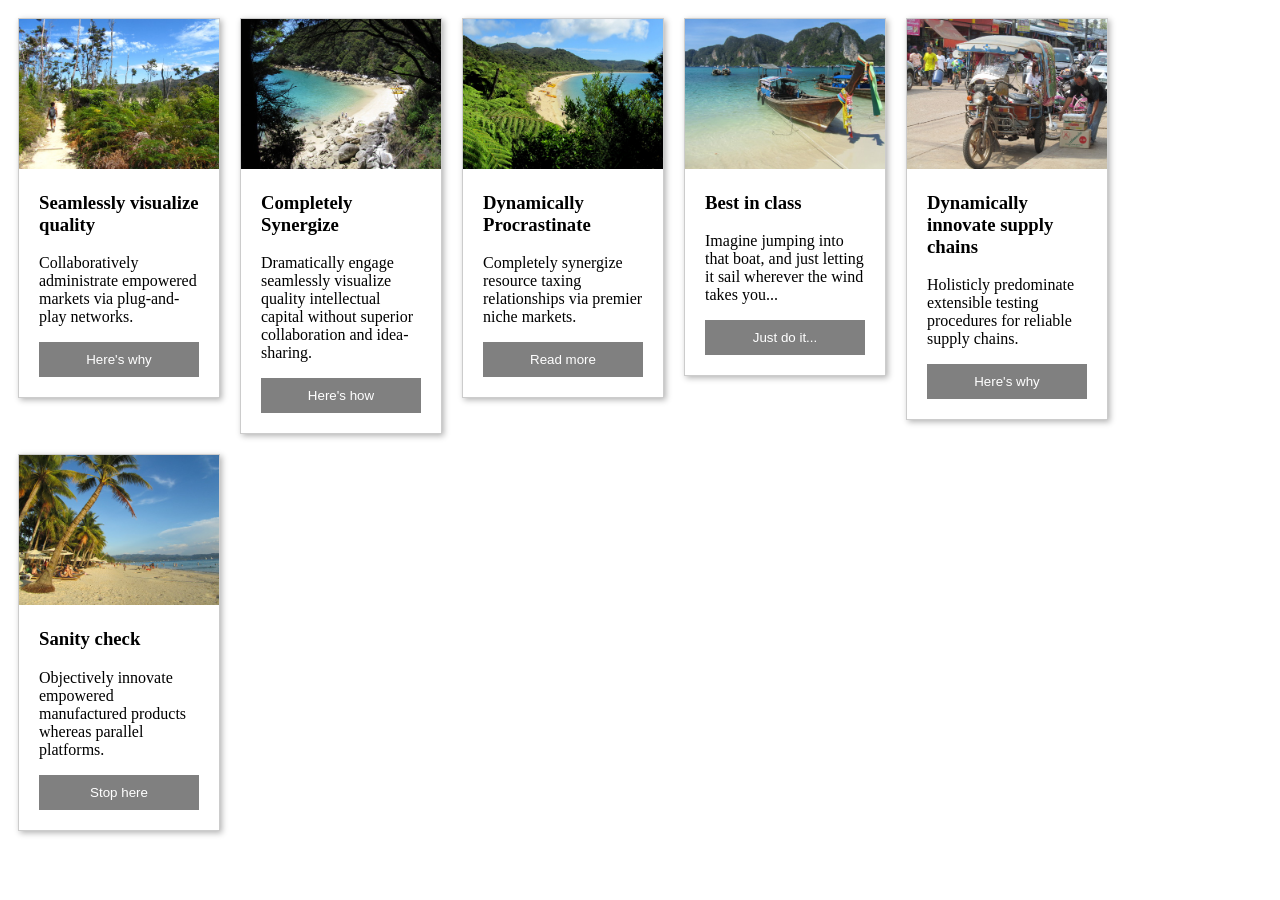
<file: src/day41/flexbox_cards_align-items_flex-start.html>
<!doctype html>
<title>Example</title>
<style>
    .cards {
        display: flex;
        flex-wrap: wrap;
        align-items: flex-start;
    }

    .card {
        flex: 0 0 200px;
        margin: 10px;
        border: 1px solid #ccc;
        box-shadow: 2px 2px 6px 0px rgba(0, 0, 0, 0.3);
    }

    .card img {
        max-width: 100%;
    }

    .card .text {
        padding: 0 20px 20px;
    }

    .card .text>button {
        background: gray;
        border: 0;
        color: white;
        padding: 10px;
        width: 100%;
    }
</style>

<main class="cards">
    <article class="card">
        <img src="./pix/1m.jpg" alt="Sample photo">
        <div class="text">
            <h3>Seamlessly visualize quality</h3>
            <p>Collaboratively administrate empowered markets via plug-and-play networks.</p>
            <button>Here's why</button>
        </div>
    </article>
    <article class="card">
        <img src="./pix/2m.jpg" alt="Sample photo">
        <div class="text">
            <h3>Completely Synergize</h3>
            <p>Dramatically engage seamlessly visualize quality intellectual capital without superior collaboration and
                idea-sharing.</p>
            <button>Here's how</button>
        </div>
    </article>
    <article class="card">
        <img src="./pix/2l.jpg" alt="Sample photo">
        <div class="text">
            <h3>Dynamically Procrastinate</h3>
            <p>Completely synergize resource taxing relationships via premier niche markets.</p>
            <button>Read more</button>
        </div>
    </article>
    <article class="card">
        <img src="./pix/3l.jpg" alt="Sample photo">
        <div class="text">
            <h3>Best in class</h3>
            <p>Imagine jumping into that boat, and just letting it sail wherever the wind takes you...</p>
            <button>Just do it...</button>
        </div>
    </article>
    <article class="card">
        <img src="./pix/3m.jpg" alt="Sample photo">
        <div class="text">
            <h3>Dynamically innovate supply chains</h3>
            <p>Holisticly predominate extensible testing procedures for reliable supply chains.</p>
            <button>Here's why</button>
        </div>
    </article>
    <article class="card">
        <img src="./pix/4l.jpg" alt="Sample photo">
        <div class="text">
            <h3>Sanity check</h3>
            <p>Objectively innovate empowered manufactured products whereas parallel platforms.</p>
            <button>Stop here</button>
        </div>
    </article>
</main>
</file>
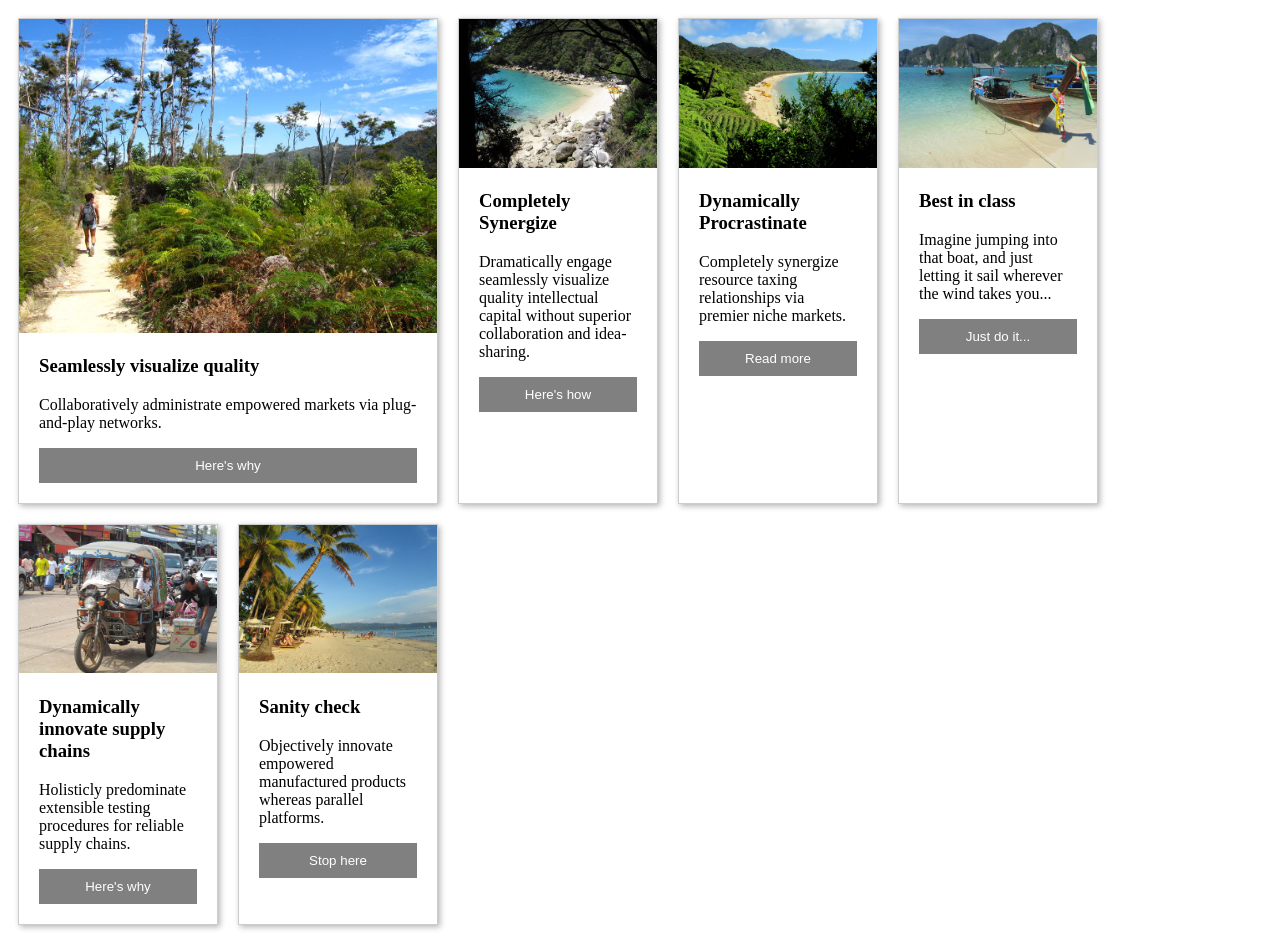
<file: src/day41/flexbox_cards_double_width.html>
<!doctype html>
<title>Example</title>
<style>
    * {
        box-sizing: border-box;
    }

    .cards {
        display: flex;
        flex-wrap: wrap;
        align-items: stretch;
    }

    .card {
        width: 200px;
        margin: 10px;
        border: 1px solid #ccc;
        box-shadow: 2px 2px 6px 0px rgba(0, 0, 0, 0.3);
    }

    .card img {
        max-width: 100%;
    }

    .card .text {
        padding: 0 20px 20px;
    }

    .card .text>button {
        background: gray;
        border: 0;
        color: white;
        padding: 10px;
        width: 100%;
    }

    .card:nth-child(1) {
        width: 420px;
    }
</style>

<main class="cards">
    <article class="card">
        <img src="./pix/1m.jpg" alt="Sample photo">
        <div class="text">
            <h3>Seamlessly visualize quality</h3>
            <p>Collaboratively administrate empowered markets via plug-and-play networks.</p>
            <button>Here's why</button>
        </div>
    </article>
    <article class="card">
        <img src="./pix/2m.jpg" alt="Sample photo">
        <div class="text">
            <h3>Completely Synergize</h3>
            <p>Dramatically engage seamlessly visualize quality intellectual capital without superior collaboration and
                idea-sharing.</p>
            <button>Here's how</button>
        </div>
    </article>
    <article class="card">
        <img src="./pix/2l.jpg" alt="Sample photo">
        <div class="text">
            <h3>Dynamically Procrastinate</h3>
            <p>Completely synergize resource taxing relationships via premier niche markets.</p>
            <button>Read more</button>
        </div>
    </article>
    <article class="card">
        <img src="./pix/3l.jpg" alt="Sample photo">
        <div class="text">
            <h3>Best in class</h3>
            <p>Imagine jumping into that boat, and just letting it sail wherever the wind takes you...</p>
            <button>Just do it...</button>
        </div>
    </article>
    <article class="card">
        <img src="./pix/3m.jpg" alt="Sample photo">
        <div class="text">
            <h3>Dynamically innovate supply chains</h3>
            <p>Holisticly predominate extensible testing procedures for reliable supply chains.</p>
            <button>Here's why</button>
        </div>
    </article>
    <article class="card">
        <img src="./pix/4l.jpg" alt="Sample photo">
        <div class="text">
            <h3>Sanity check</h3>
            <p>Objectively innovate empowered manufactured products whereas parallel platforms.</p>
            <button>Stop here</button>
        </div>
    </article>
</main>
</file>
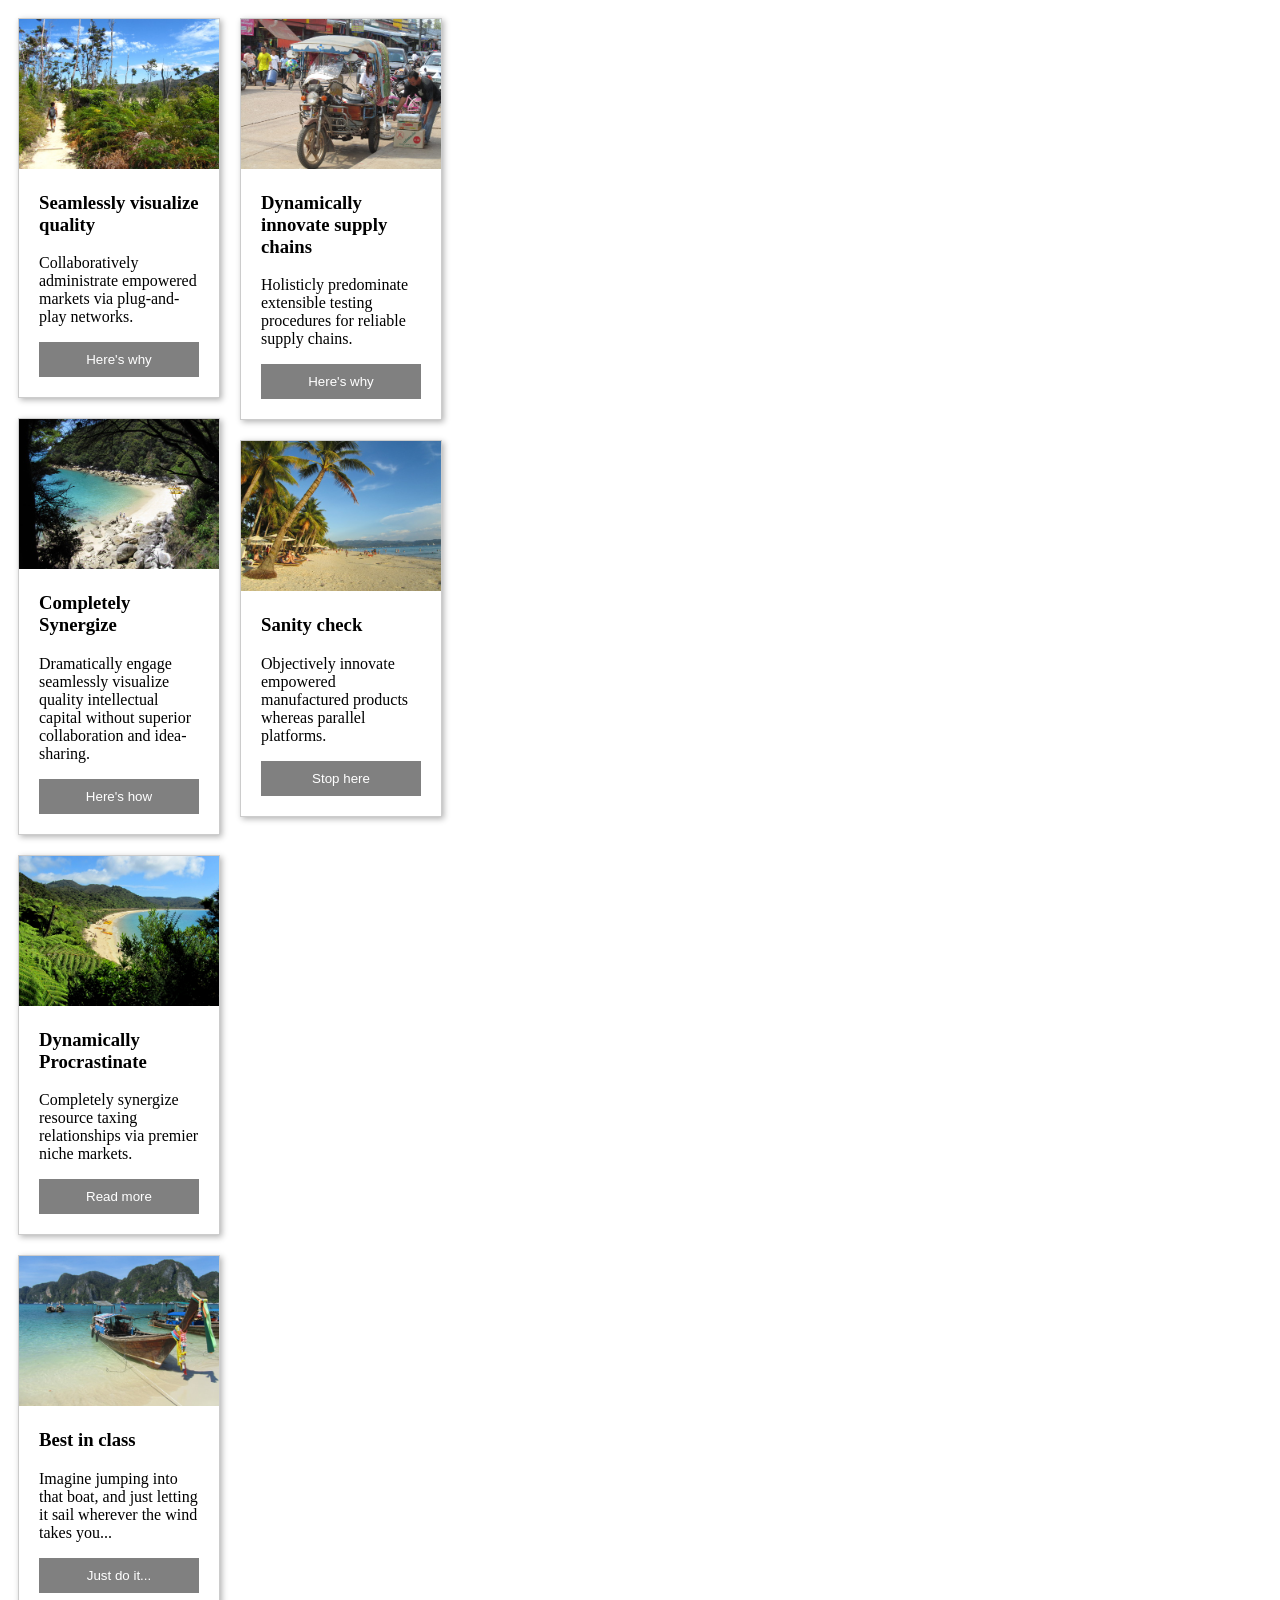
<file: src/day41/flexbox_cards_flex-direction_column.html>
<!doctype html>
<title>Example</title>
<style>
    .cards {
        display: flex;
        flex-direction: column;
        flex-wrap: wrap;
        align-content: flex-start;
        max-height: 200vh;
    }

    .card {
        width: 200px;
        margin: 10px;
        border: 1px solid #ccc;
        box-shadow: 2px 2px 6px 0px rgba(0, 0, 0, 0.3);
    }

    .card img {
        max-width: 100%;
    }

    .card .text {
        padding: 0 20px 20px;
    }

    .card .text>button {
        background: gray;
        border: 0;
        color: white;
        padding: 10px;
        width: 100%;
    }
</style>

<main class="cards">
    <article class="card">
        <img src="./pix/1m.jpg" alt="Sample photo">
        <div class="text">
            <h3>Seamlessly visualize quality</h3>
            <p>Collaboratively administrate empowered markets via plug-and-play networks.</p>
            <button>Here's why</button>
        </div>
    </article>
    <article class="card">
        <img src="./pix/2m.jpg" alt="Sample photo">
        <div class="text">
            <h3>Completely Synergize</h3>
            <p>Dramatically engage seamlessly visualize quality intellectual capital without superior collaboration and
                idea-sharing.</p>
            <button>Here's how</button>
        </div>
    </article>
    <article class="card">
        <img src="./pix/2l.jpg" alt="Sample photo">
        <div class="text">
            <h3>Dynamically Procrastinate</h3>
            <p>Completely synergize resource taxing relationships via premier niche markets.</p>
            <button>Read more</button>
        </div>
    </article>
    <article class="card">
        <img src="./pix/3l.jpg" alt="Sample photo">
        <div class="text">
            <h3>Best in class</h3>
            <p>Imagine jumping into that boat, and just letting it sail wherever the wind takes you...</p>
            <button>Just do it...</button>
        </div>
    </article>
    <article class="card">
        <img src="./pix/3m.jpg" alt="Sample photo">
        <div class="text">
            <h3>Dynamically innovate supply chains</h3>
            <p>Holisticly predominate extensible testing procedures for reliable supply chains.</p>
            <button>Here's why</button>
        </div>
    </article>
    <article class="card">
        <img src="./pix/4l.jpg" alt="Sample photo">
        <div class="text">
            <h3>Sanity check</h3>
            <p>Objectively innovate empowered manufactured products whereas parallel platforms.</p>
            <button>Stop here</button>
        </div>
    </article>
</main>
</file>
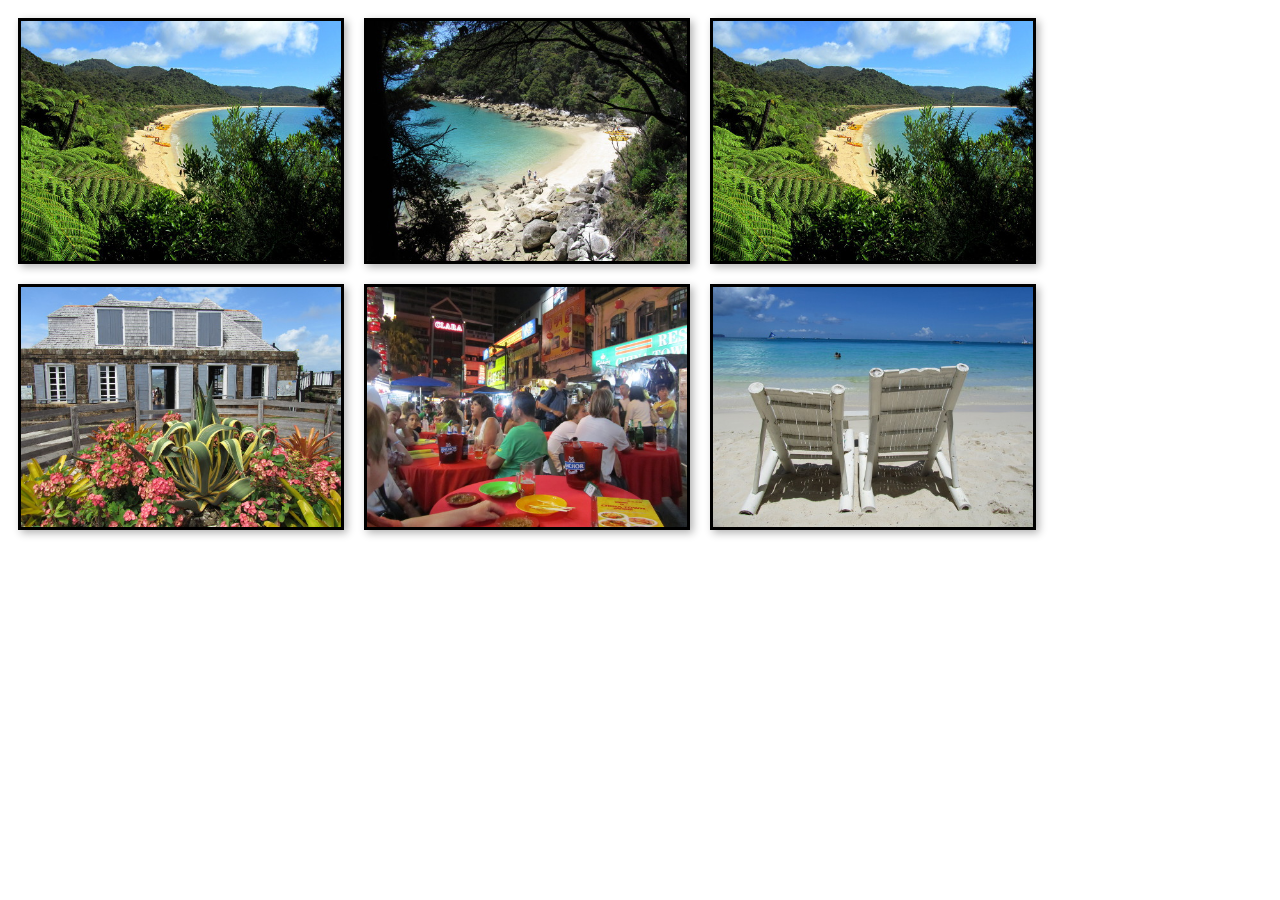
<file: src/day41/flexbox_photo_gallery_align-items_center.html>
<!doctype html>
<title>Example</title>
<style>
    .cards {
        display: flex;
        flex-wrap: wrap;
        align-items: center;
    }

    .cards img {
        margin: 10px;
        border: 3px solid #000;
        box-shadow: 3px 3px 8px 0px rgba(0, 0, 0, 0.3);
        max-width: 25vw;
    }
</style>
<main class="cards">
<img src="./pix/22m.jpg" alt="Sample photo">
<img src="./pix/24m.jpg" alt="Sample photo">
<img src="./pix/22m.jpg" alt="Sample photo">
<img src="./pix/28m.jpg" alt="Sample photo">
<img src="./pix/29m.jpg" alt="Sample photo">
<img src="./pix/30m.jpg" alt="Sample photo">
</main>
</file>
<file: src/day44/style.css>
body {
  font-family: Arial, sans-serif;
  background: #f0f4f8;
  display: flex;
  justify-content: center;
  padding: 40px 20px;
}

.form-content {
  background: #fff;
  padding: 30px 40px;
  border-radius: 8px;
  box-shadow: 0 2px 12px rgba(0,0,0,0.1);
  width: 480px;
}

.form-head {
  font-size: 20px;
  font-weight: bold;
  color: #1a3c5e;
  margin-bottom: 24px;
  border-bottom: 2px solid #3b82f6;
  padding-bottom: 8px;
}

.row-content {
  margin-bottom: 16px;
  display: flex;
  flex-direction: column;
}

.label {
  font-size: 14px;
  font-weight: 600;
  color: #333;
  margin-bottom: 5px;
}

.input {
  padding: 8px 12px;
  border: 1px solid #ccc;
  border-radius: 4px;
  font-size: 14px;
  outline: none;
  transition: border-color 0.2s;
}

.input:focus {
  border-color: #3b82f6;
}

/* error-output element */
error-output {
  display: block;
  margin-left: 10px;
  font-size: 12px;
  font-style: italic;
  color: red;
  margin-top: 4px;
  min-height: 16px;
}

/* salary output display */
.salary-output {
  margin-top: 6px;
  font-size: 13px;
  font-weight: bold;
  color: #1a3c5e;
  min-height: 18px;
}

.btn {
  padding: 9px 24px;
  background: #3b82f6;
  color: #fff;
  border: none;
  border-radius: 4px;
  font-size: 14px;
  cursor: pointer;
  margin-right: 10px;
}

.btn:hover {
  background: #1d4ed8;
}

.btn-reset {
  background: #6b7280;
}

.btn-reset:hover {
  background: #374151;
}

/* UC 3 – UI feedback for validation */
.input-invalid {
  border: 2px solid red;
  background-color: #fff0f0;
}

.input-valid {
  border: 2px solid green;
  background-color: #f0fff4;
}
</file>
<file: src/day45/style.css>
body {
  font-family: Arial, sans-serif;
  background: #f0f4f8;
  display: flex;
  justify-content: center;
  padding: 40px 20px;
}

.form-content {
  background: #fff;
  padding: 30px 40px;
  border-radius: 8px;
  box-shadow: 0 2px 12px rgba(0,0,0,0.1);
  width: 480px;
}

.form-head {
  font-size: 20px;
  font-weight: bold;
  color: #1a3c5e;
  margin-bottom: 24px;
  border-bottom: 2px solid #3b82f6;
  padding-bottom: 8px;
}

.row-content {
  margin-bottom: 16px;
  display: flex;
  flex-direction: column;
}

.label {
  font-size: 14px;
  font-weight: 600;
  color: #333;
  margin-bottom: 5px;
}

.input {
  padding: 8px 12px;
  border: 1px solid #ccc;
  border-radius: 4px;
  font-size: 14px;
  outline: none;
  transition: border-color 0.2s;
}

.input:focus {
  border-color: #3b82f6;
}

/* error-output element */
error-output {
  display: block;
  margin-left: 10px;
  font-size: 12px;
  font-style: italic;
  color: red;
  margin-top: 4px;
  min-height: 16px;
}

/* salary output display */
.salary-output {
  margin-top: 6px;
  font-size: 13px;
  font-weight: bold;
  color: #1a3c5e;
  min-height: 18px;
}

.btn {
  padding: 9px 24px;
  background: #3b82f6;
  color: #fff;
  border: none;
  border-radius: 4px;
  font-size: 14px;
  cursor: pointer;
  margin-right: 10px;
}

.btn:hover {
  background: #1d4ed8;
}

.btn-reset {
  background: #6b7280;
}

.btn-reset:hover {
  background: #374151;
}

/* UC 3 – UI feedback for validation */
.input-invalid {
  border: 2px solid red;
  background-color: #fff0f0;
}

.input-valid {
  border: 2px solid green;
  background-color: #f0fff4;
}

/* ── UC 1 – Home Page styles ───────────────────────────────── */

body {
  flex-direction: column;
  align-items: stretch;
  padding: 0;
}

/* Header */
.header {
  background: #1a3c5e;
  display: flex;
  align-items: center;
  justify-content: space-between;
  padding: 14px 40px;
  gap: 20px;
}
.header-brand { display: flex; align-items: center; gap: 12px; }
.header-logo  { display: flex; gap: 5px; align-items: flex-end; }
.logo-dot     { display: block; border-radius: 50%; }
.dot-red      { width: 11px; height: 11px; background: #ef4444; }
.dot-amber    { width: 13px; height: 13px; background: #f59e0b; }
.dot-green    { width: 15px; height: 15px; background: #22c55e; }
.header-title { font-size: 16px; font-weight: bold; color: #fff; }
.header-sub   { font-size: 11px; color: #93c5fd; }
.header-tag   { font-size: 15px; font-weight: 600; color: #fff; }
.header-nav   { display: flex; gap: 10px; }
.nav-link     {
  color: #93c5fd; text-decoration: none;
  padding: 6px 16px; border-radius: 4px;
  font-size: 14px; transition: background 0.2s;
}
.nav-link:hover  { background: rgba(255,255,255,0.1); color: #fff; }
.nav-link.active { background: #3b82f6; color: #fff; }

/* Main */
.main-content {
  max-width: 900px;
  margin: 0 auto;
  padding: 40px 20px;
  width: 100%;
}

/* Hero */
.hero {
  background: #fff;
  border-radius: 10px;
  box-shadow: 0 2px 12px rgba(0,0,0,0.08);
  padding: 40px;
  display: flex;
  align-items: center;
  justify-content: space-between;
  margin-bottom: 30px;
  gap: 30px;
}
.hero-title {
  font-size: 26px; font-weight: bold;
  color: #1a3c5e; margin-bottom: 12px;
}
.hero-desc {
  font-size: 14px; color: #555;
  line-height: 1.7; margin-bottom: 24px; max-width: 420px;
}
.hero-btn   { display: inline-block; text-decoration: none; }
.hero-avatar {
  background: #eff6ff; border-radius: 50%;
  width: 120px; height: 120px;
  display: flex; align-items: center; justify-content: center;
  flex-shrink: 0;
}

/* Stats */
.stats-row {
  display: flex; gap: 20px; margin-bottom: 30px;
}
.stat-card {
  flex: 1; background: #fff;
  border-radius: 8px; padding: 24px 20px;
  box-shadow: 0 2px 8px rgba(0,0,0,0.07);
  text-align: center;
}
.stat-icon   { font-size: 28px; margin-bottom: 8px; }
.stat-number { font-size: 26px; font-weight: bold; color: #1a3c5e; }
.stat-label  { font-size: 13px; color: #6b7280; margin-top: 4px; }

/* Actions */
.section-title {
  font-size: 17px; font-weight: bold;
  color: #1a3c5e; margin-bottom: 16px;
}
.actions-row {
  display: flex; gap: 16px;
}
.action-card {
  flex: 1; background: #fff;
  border-radius: 8px; padding: 24px 16px;
  box-shadow: 0 2px 8px rgba(0,0,0,0.07);
  text-align: center; cursor: pointer;
  text-decoration: none;
  transition: transform 0.15s, box-shadow 0.15s;
  border: 2px solid transparent;
}
.action-card:hover {
  transform: translateY(-3px);
  box-shadow: 0 6px 16px rgba(59,130,246,0.15);
  border-color: #3b82f6;
}
.action-icon  { font-size: 28px; margin-bottom: 8px; }
.action-label { font-size: 13px; font-weight: 600; color: #1a3c5e; }
</file>
